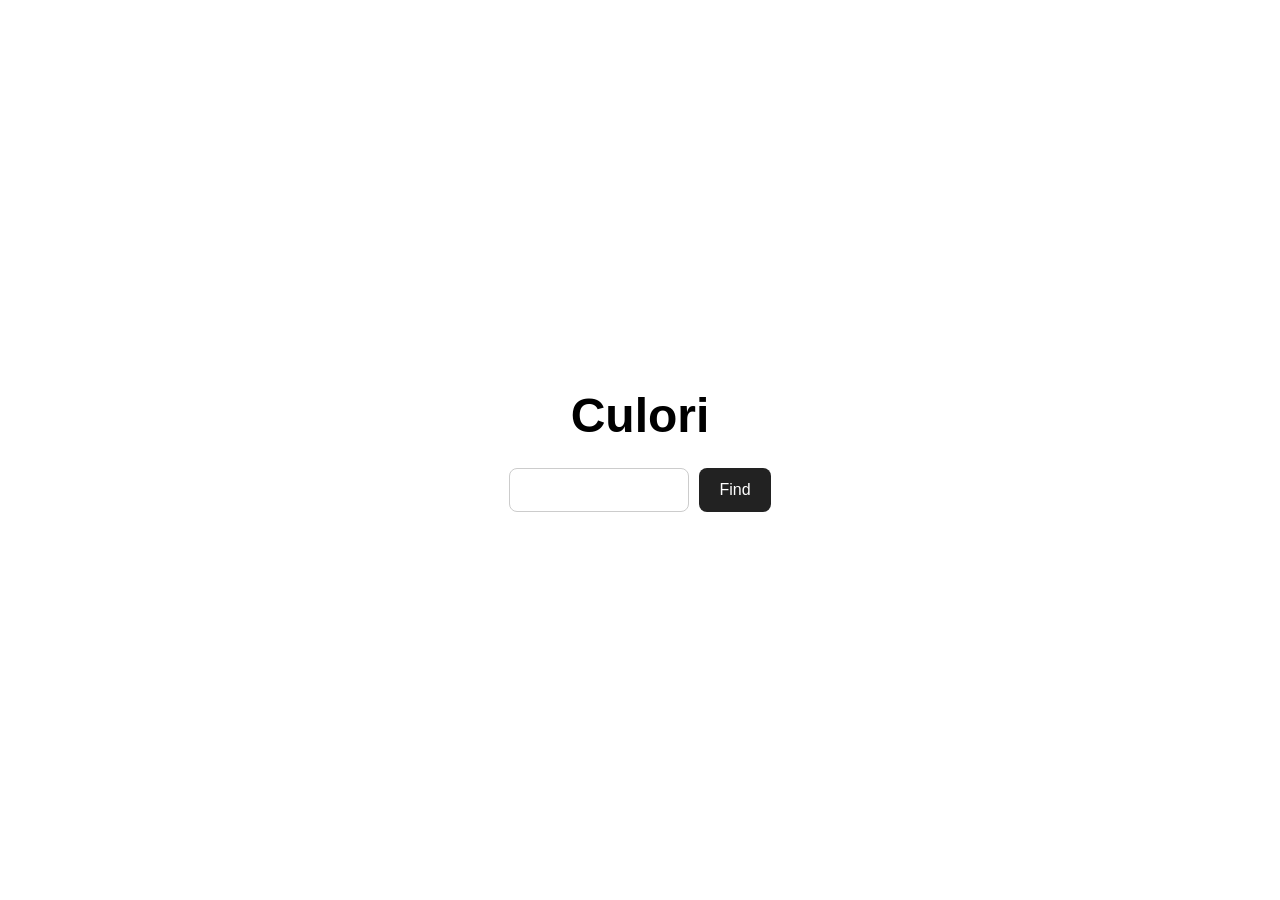
<file: lab1/index.html>
<!DOCTYPE html>
<html lang="ro">
<head>
    <meta charset="UTF-8">
    <meta name="viewport" content="width=device-width, initial-scale=1.0">
    <title>Culori</title>
    <link rel="stylesheet" href="style.css">
</head>
<body>

    <main class="container">
        <h1>Culori</h1>

        <div class="search-box">
            <input type="number" id="colorId">
            <button onclick="changeColor()">Find</button>
        </div>
    </main>

    <script src="script.js"></script>
</body>
</html>
</file>
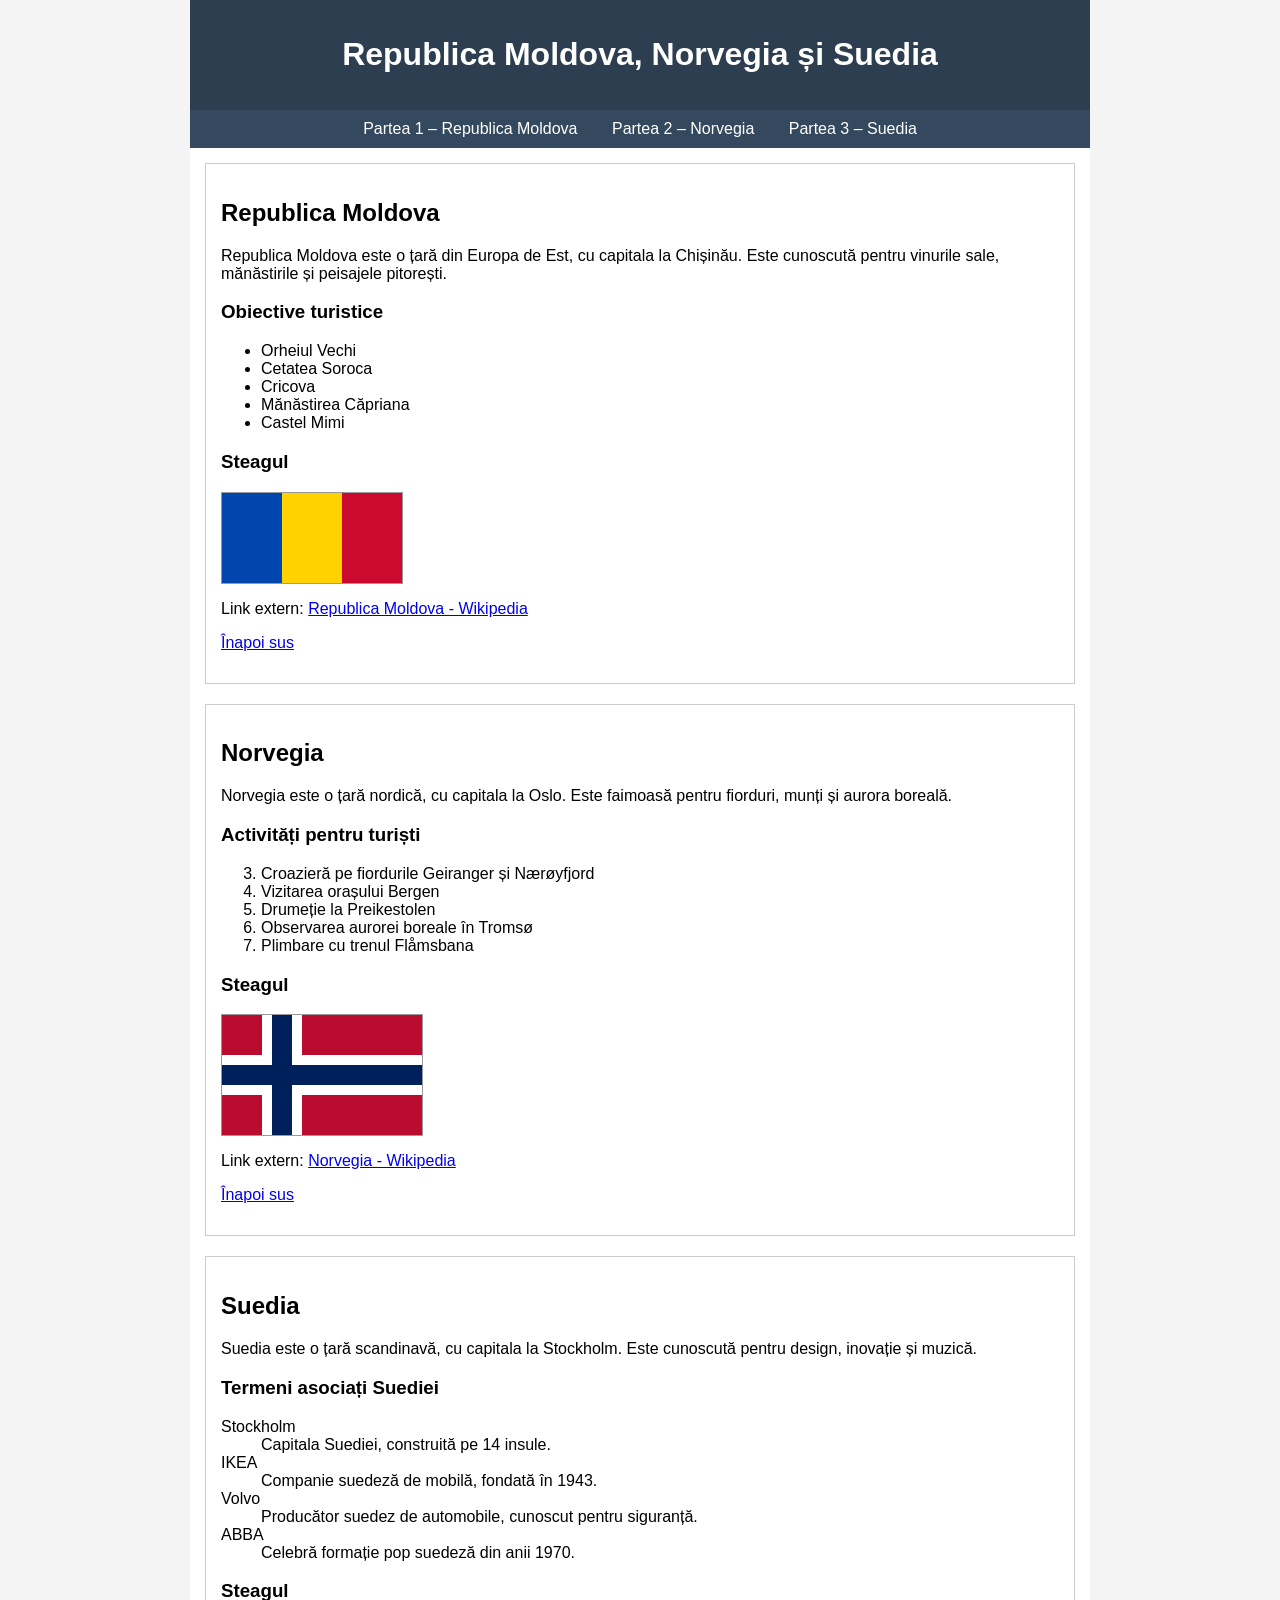
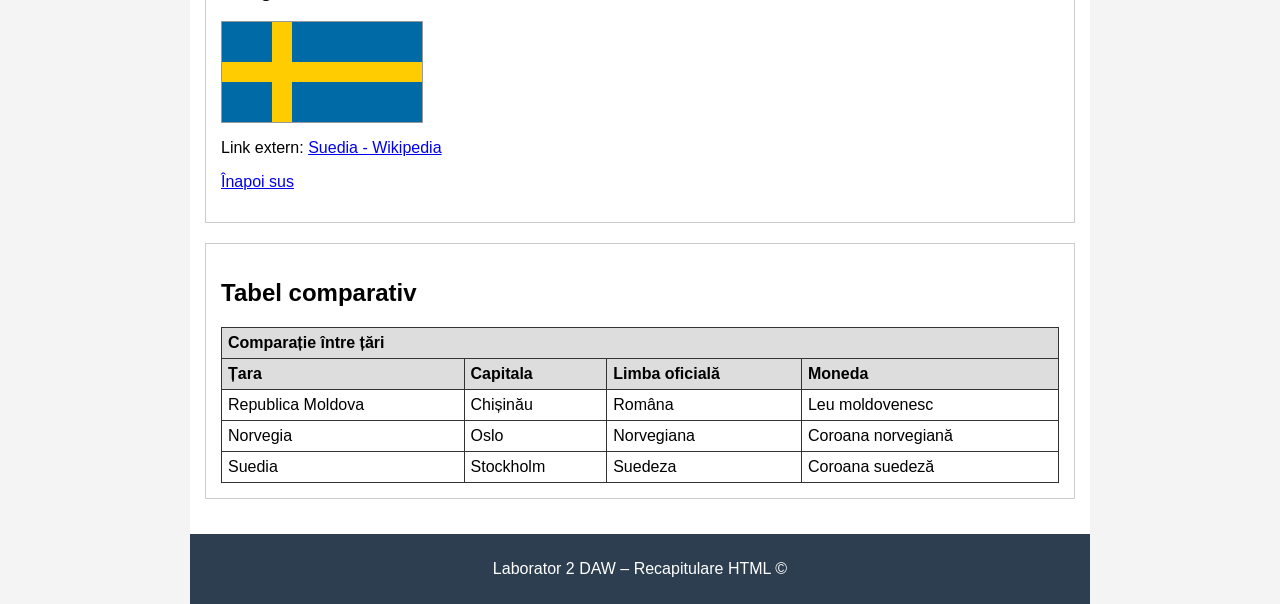
<file: lab2/index.html>
<!DOCTYPE html>
<html lang="ro">
<head>
    <meta charset="UTF-8">
    <title>Laborator 2 - Moldova, Norvegia, Suedia</title>
    <link rel="stylesheet" href="style.css">
</head>
<body>
    <div id="pagina">


        <header id="header">
            <h1>Republica Moldova, Norvegia și Suedia</h1>
        </header>


        <nav id="meniu">
            <a href="#parte1">Partea 1 – Republica Moldova</a>
            <a href="#parte2">Partea 2 – Norvegia</a>
            <a href="#parte3">Partea 3 – Suedia</a>
        </nav>


        <div id="continut">


            <div class="tara" id="parte1">
                <h2>Republica Moldova</h2>
                <p>
                    Republica Moldova este o țară din Europa de Est, cu capitala la Chișinău.
                    Este cunoscută pentru vinurile sale, mănăstirile și peisajele pitorești.
                </p>

                <h3>Obiective turistice</h3>
                <ul>
                    <li>Orheiul Vechi</li>
                    <li>Cetatea Soroca</li>
                    <li>Cricova</li>
                    <li>Mănăstirea Căpriana</li>
                    <li>Castel Mimi</li>
                </ul>

                <h3>Steagul</h3>
                <table class="steag">
                    <tr>
                        <td width="60" height="90" bgcolor="#0046ae"></td>
                        <td width="60" height="90" bgcolor="#ffd200"></td>
                        <td width="60" height="90" bgcolor="#cc092f"></td>
                    </tr>
                </table>

                <p>
                    Link extern:
                    <a href="https://ro.wikipedia.org/wiki/Republica_Moldova" target="_blank">Republica Moldova - Wikipedia</a>
                </p>
                <p><a href="#header">Înapoi sus</a></p>
            </div>

            <div class="tara" id="parte2">
                <h2>Norvegia</h2>
                <p>
                    Norvegia este o țară nordică, cu capitala la Oslo. Este faimoasă pentru fiorduri,
                    munți și aurora boreală.
                </p>

                <h3>Activități pentru turiști</h3>
                <ol start="3">
                    <li>Croazieră pe fiordurile Geiranger și Nærøyfjord</li>
                    <li>Vizitarea orașului Bergen</li>
                    <li>Drumeție la Preikestolen</li>
                    <li>Observarea aurorei boreale în Tromsø</li>
                    <li>Plimbare cu trenul Flåmsbana</li>
                </ol>

                <h3>Steagul</h3>
                <table class="steag">
                    <tr>
                        <td width="40" height="40" bgcolor="#ba0c2f"></td>
                        <td width="10" bgcolor="#ffffff"></td>
                        <td width="20" bgcolor="#00205b"></td>
                        <td width="10" bgcolor="#ffffff"></td>
                        <td width="120" bgcolor="#ba0c2f"></td>
                    </tr>
                    <tr>
                        <td colspan="2" height="10" bgcolor="#ffffff"></td>
                        <td bgcolor="#00205b"></td>
                        <td colspan="2" bgcolor="#ffffff"></td>
                    </tr>
                    <tr>
                        <td colspan="5" height="20" bgcolor="#00205b"></td>
                    </tr>
                    <tr>
                        <td colspan="2" height="10" bgcolor="#ffffff"></td>
                        <td bgcolor="#00205b"></td>
                        <td colspan="2" bgcolor="#ffffff"></td>
                    </tr>
                    <tr>
                        <td height="40" bgcolor="#ba0c2f"></td>
                        <td bgcolor="#ffffff"></td>
                        <td bgcolor="#00205b"></td>
                        <td bgcolor="#ffffff"></td>
                        <td bgcolor="#ba0c2f"></td>
                    </tr>
                </table>

                <p>
                    Link extern:
                    <a href="https://ro.wikipedia.org/wiki/Norvegia" target="_blank">Norvegia - Wikipedia</a>
                </p>
                <p><a href="#header">Înapoi sus</a></p>
            </div>

            <div class="tara" id="parte3">
                <h2>Suedia</h2>
                <p>
                    Suedia este o țară scandinavă, cu capitala la Stockholm. Este cunoscută pentru
                    design, inovație și muzică.
                </p>

                <h3>Termeni asociați Suediei</h3>
                <dl>
                    <dt>Stockholm</dt>
                    <dd>Capitala Suediei, construită pe 14 insule.</dd>
                    <dt>IKEA</dt>
                    <dd>Companie suedeză de mobilă, fondată în 1943.</dd>
                    <dt>Volvo</dt>
                    <dd>Producător suedez de automobile, cunoscut pentru siguranță.</dd>
                    <dt>ABBA</dt>
                    <dd>Celebră formație pop suedeză din anii 1970.</dd>
                </dl>

                <h3>Steagul</h3>
                <table class="steag">
                    <tr>
                        <td width="50" height="40" bgcolor="#006aa7"></td>
                        <td width="20" bgcolor="#fecc00"></td>
                        <td width="130" bgcolor="#006aa7"></td>
                    </tr>
                    <tr>
                        <td colspan="3" height="20" bgcolor="#fecc00"></td>
                    </tr>
                    <tr>
                        <td height="40" bgcolor="#006aa7"></td>
                        <td bgcolor="#fecc00"></td>
                        <td bgcolor="#006aa7"></td>
                    </tr>
                </table>

                <p>
                    Link extern:
                    <a href="https://ro.wikipedia.org/wiki/Suedia" target="_blank">Suedia - Wikipedia</a>
                </p>
                <p><a href="#header">Înapoi sus</a></p>
            </div>

            <div class="tara">
                <h2>Tabel comparativ</h2>
                <table class="comparativ">
                    <tr>
                        <th colspan="4">Comparație între țări</th>
                    </tr>
                    <tr>
                        <th>Țara</th>
                        <th>Capitala</th>
                        <th>Limba oficială</th>
                        <th>Moneda</th>
                    </tr>
                    <tr>
                        <td>Republica Moldova</td>
                        <td>Chișinău</td>
                        <td>Româna</td>
                        <td>Leu moldovenesc</td>
                    </tr>
                    <tr>
                        <td>Norvegia</td>
                        <td>Oslo</td>
                        <td>Norvegiana</td>
                        <td>Coroana norvegiană</td>
                    </tr>
                    <tr>
                        <td>Suedia</td>
                        <td>Stockholm</td>
                        <td>Suedeza</td>
                        <td>Coroana suedeză</td>
                    </tr>
                </table>
            </div>

        </div>

        <footer id="footer">
            <p>Laborator 2 DAW – Recapitulare HTML ©</p>
        </footer>

    </div>
</body>
</html>
</file>
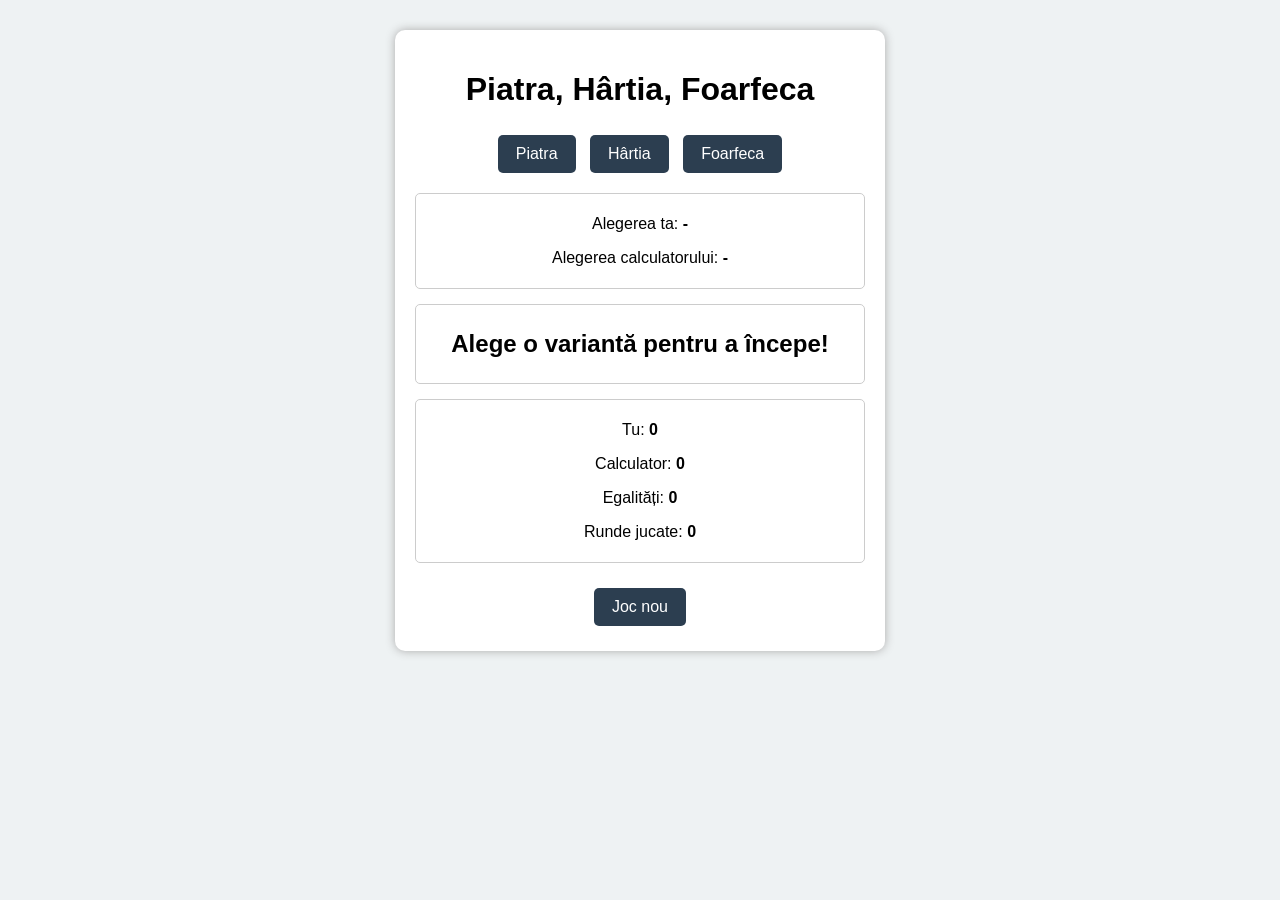
<file: lab3/index.html>
<!DOCTYPE html>
<html lang="ro">
<head>
    <meta charset="UTF-8">
    <title>Piatra, Hârtia, Foarfeca</title>
    <link rel="stylesheet" href="style.css">
</head>
<body>
    <div id="joc">
        <h1>Piatra, Hârtia, Foarfeca</h1>


        <div id="butoane">
            <button id="btnPiatra">Piatra</button>
            <button id="btnHartia">Hârtia</button>
            <button id="btnFoarfeca">Foarfeca</button>
        </div>


        <div class="zona">
            <p>Alegerea ta: <b id="alegereUtilizator">-</b></p>
            <p>Alegerea calculatorului: <b id="alegereCalculator">-</b></p>
        </div>

        <div class="zona">
            <h2 id="rezultat">Alege o variantă pentru a începe!</h2>
        </div>

        <div class="zona">
            <p>Tu: <b id="scorUtilizator">0</b></p>
            <p>Calculator: <b id="scorCalculator">0</b></p>
            <p>Egalități: <b id="scorEgalitati">0</b></p>
            <p>Runde jucate: <b id="totalRunde">0</b></p>
            <p id="mesajConducere"></p>
        </div>

        <h2 id="castigatorFinal"></h2>

        <button id="btnJocNou">Joc nou</button>
    </div>

    <script src="script.js"></script>
</body>
</html>
</file>
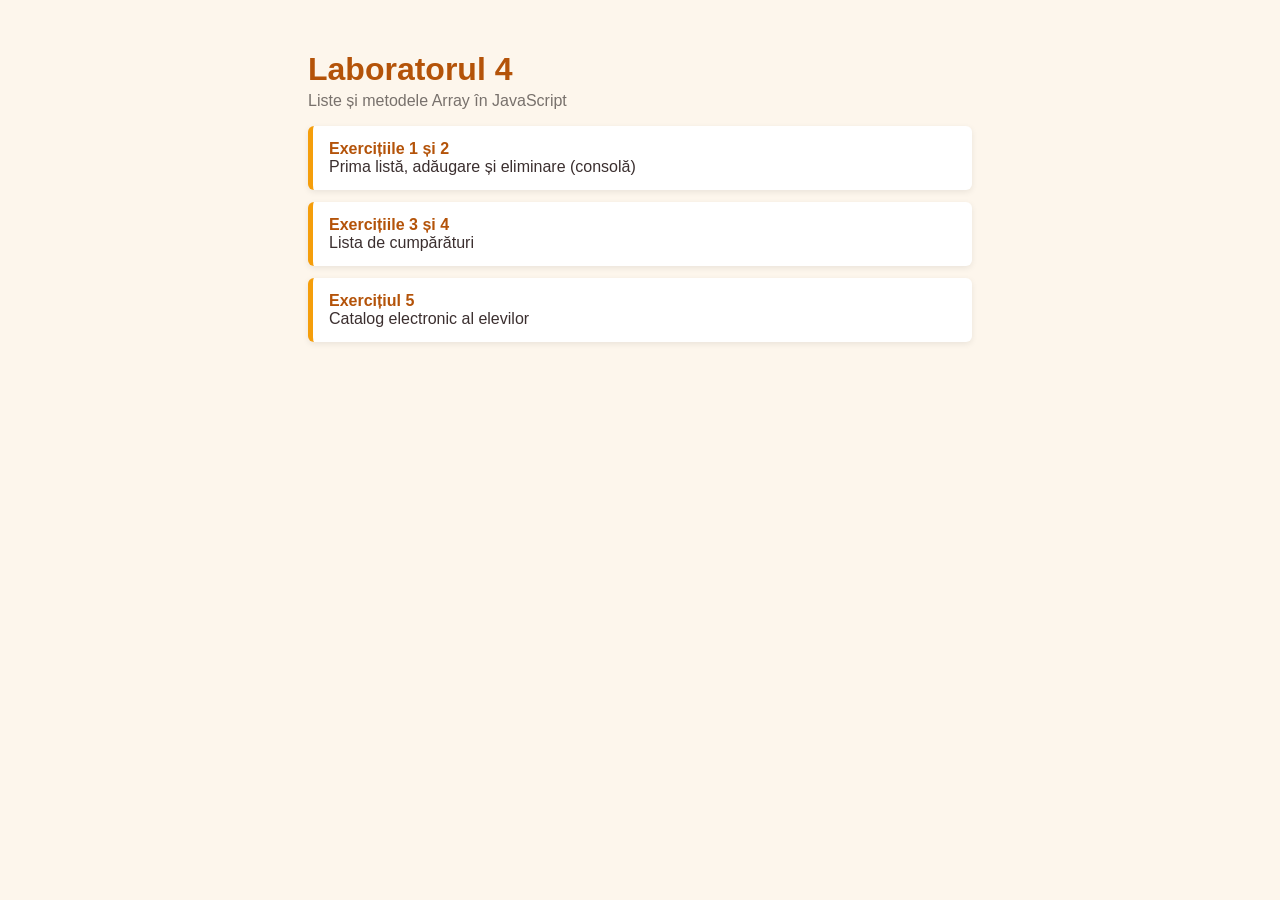
<file: lab4/index.html>
<!DOCTYPE html>
<html lang="ro">
<head>
  <meta charset="UTF-8">
  <meta name="viewport" content="width=device-width, initial-scale=1.0">
  <title>Laborator 4</title>
  <link rel="stylesheet" href="style.css">
</head>
<body>
  <div class="pagina">
    <h1>Laboratorul 4</h1>
    <p class="descriere">Liste și metodele Array în JavaScript</p>

    <ul class="meniu">
      <li><a href="lab_1_2.html"><b>Exercițiile 1 și 2</b><br>Prima listă, adăugare și eliminare (consolă)</a></li>
      <li><a href="lab_3_4.html"><b>Exercițiile 3 și 4</b><br>Lista de cumpărături</a></li>
      <li><a href="lab_5.html"><b>Exercițiul 5</b><br>Catalog electronic al elevilor</a></li>
    </ul>
  </div>
</body>
</html>
</file>
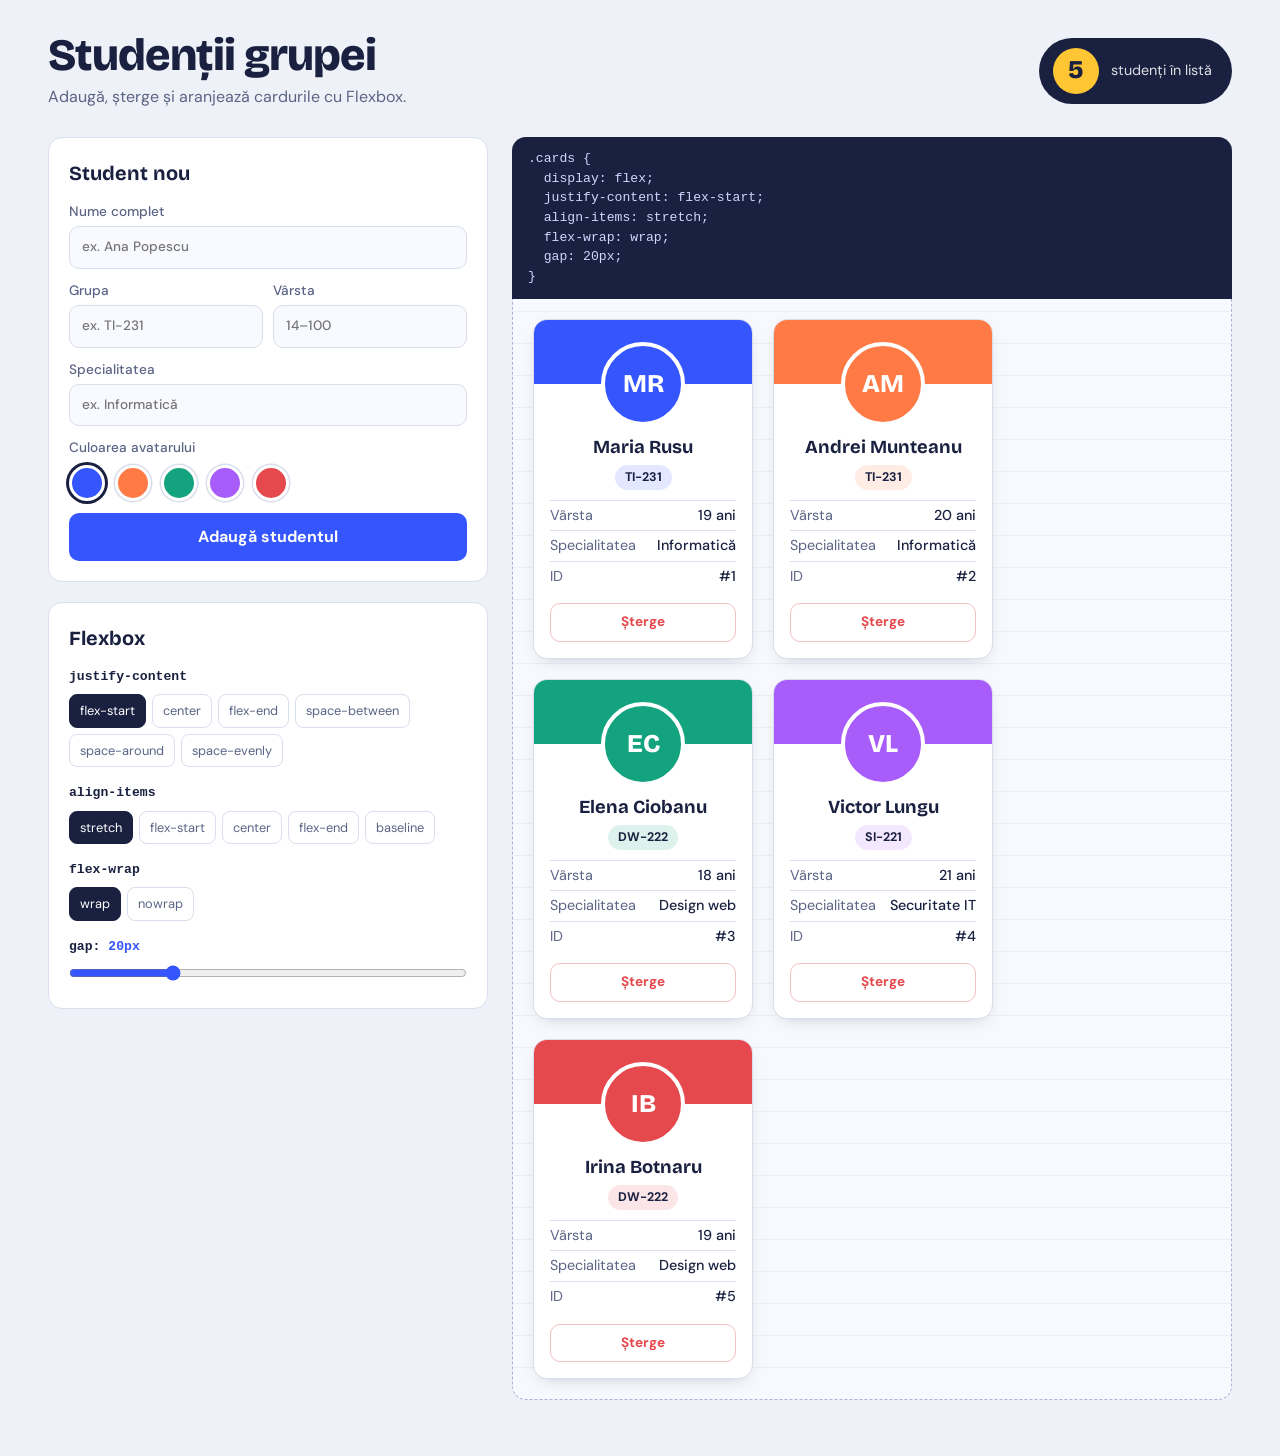
<file: lab5/index.html>
<!DOCTYPE html>
<html lang="ro">
<head>
  <meta charset="UTF-8">
  <meta name="viewport" content="width=device-width, initial-scale=1">
  <title>Lista de studenți · Flexbox</title>
  <link rel="preconnect" href="https://fonts.googleapis.com">
  <link rel="preconnect" href="https://fonts.gstatic.com" crossorigin>
  <link href="https://fonts.googleapis.com/css2?family=Bricolage+Grotesque:wght@600;800&family=DM+Sans:wght@400;500;700&display=swap" rel="stylesheet">
  <link rel="stylesheet" href="style.css">
</head>
<body>

  <header class="top">
    <div>
      <h1>Studenții grupei</h1>
      <p class="sub">Adaugă, șterge și aranjează cardurile cu Flexbox.</p>
    </div>
    <div class="counter" aria-live="polite">
      <span id="count">0</span>
      <small>studenți în listă</small>
    </div>
  </header>

  <main class="layout">

    <aside class="side">
      <section class="panel">
        <h2>Student nou</h2>
        <form id="studentForm" novalidate>
          <label>Nume complet
            <input type="text" id="name" placeholder="ex. Ana Popescu">
          </label>
          <div class="row">
            <label>Grupa
              <input type="text" id="group" placeholder="ex. TI-231">
            </label>
            <label>Vârsta
              <input type="number" id="age" placeholder="14–100">
            </label>
          </div>
          <label>Specialitatea
            <input type="text" id="specialty" placeholder="ex. Informatică">
          </label>
          <fieldset class="colors">
            <legend>Culoarea avatarului</legend>
            <label class="swatch" style="--c:#3555ff"><input type="radio" name="color" value="#3555ff" checked><span></span></label>
            <label class="swatch" style="--c:#ff7a45"><input type="radio" name="color" value="#ff7a45"><span></span></label>
            <label class="swatch" style="--c:#14a37f"><input type="radio" name="color" value="#14a37f"><span></span></label>
            <label class="swatch" style="--c:#a85cf9"><input type="radio" name="color" value="#a85cf9"><span></span></label>
            <label class="swatch" style="--c:#e5484d"><input type="radio" name="color" value="#e5484d"><span></span></label>
          </fieldset>
          <p id="formError" class="error" role="alert" hidden></p>
          <button type="submit" class="btn-main">Adaugă studentul</button>
        </form>
      </section>
      <section class="panel">
        <h2>Flexbox</h2>

        <div class="ctrl">
          <span class="ctrl-name">justify-content</span>
          <div class="chips" id="justifyBtns">
            <button data-value="flex-start">flex-start</button>
            <button data-value="center">center</button>
            <button data-value="flex-end">flex-end</button>
            <button data-value="space-between">space-between</button>
            <button data-value="space-around">space-around</button>
            <button data-value="space-evenly">space-evenly</button>
          </div>
        </div>

        <div class="ctrl">
          <span class="ctrl-name">align-items</span>
          <div class="chips" id="alignBtns">
            <button data-value="stretch">stretch</button>
            <button data-value="flex-start">flex-start</button>
            <button data-value="center">center</button>
            <button data-value="flex-end">flex-end</button>
            <button data-value="baseline">baseline</button>
          </div>
        </div>

        <div class="ctrl">
          <span class="ctrl-name">flex-wrap</span>
          <div class="chips" id="wrapBtns">
            <button data-value="wrap">wrap</button>
            <button data-value="nowrap">nowrap</button>
          </div>
        </div>

        <div class="ctrl">
          <label class="ctrl-name" for="gap">gap: <output id="gapOut">20px</output></label>
          <input type="range" id="gap" min="0" max="80" value="20">
        </div>
      </section>
    </aside>

    <section class="stage">
      <pre class="css-view" id="cssView"></pre>
      <div id="cards" class="cards"></div>
    </section>

  </main>

  <script src="script.js"></script>
</body>
</html>
</file>
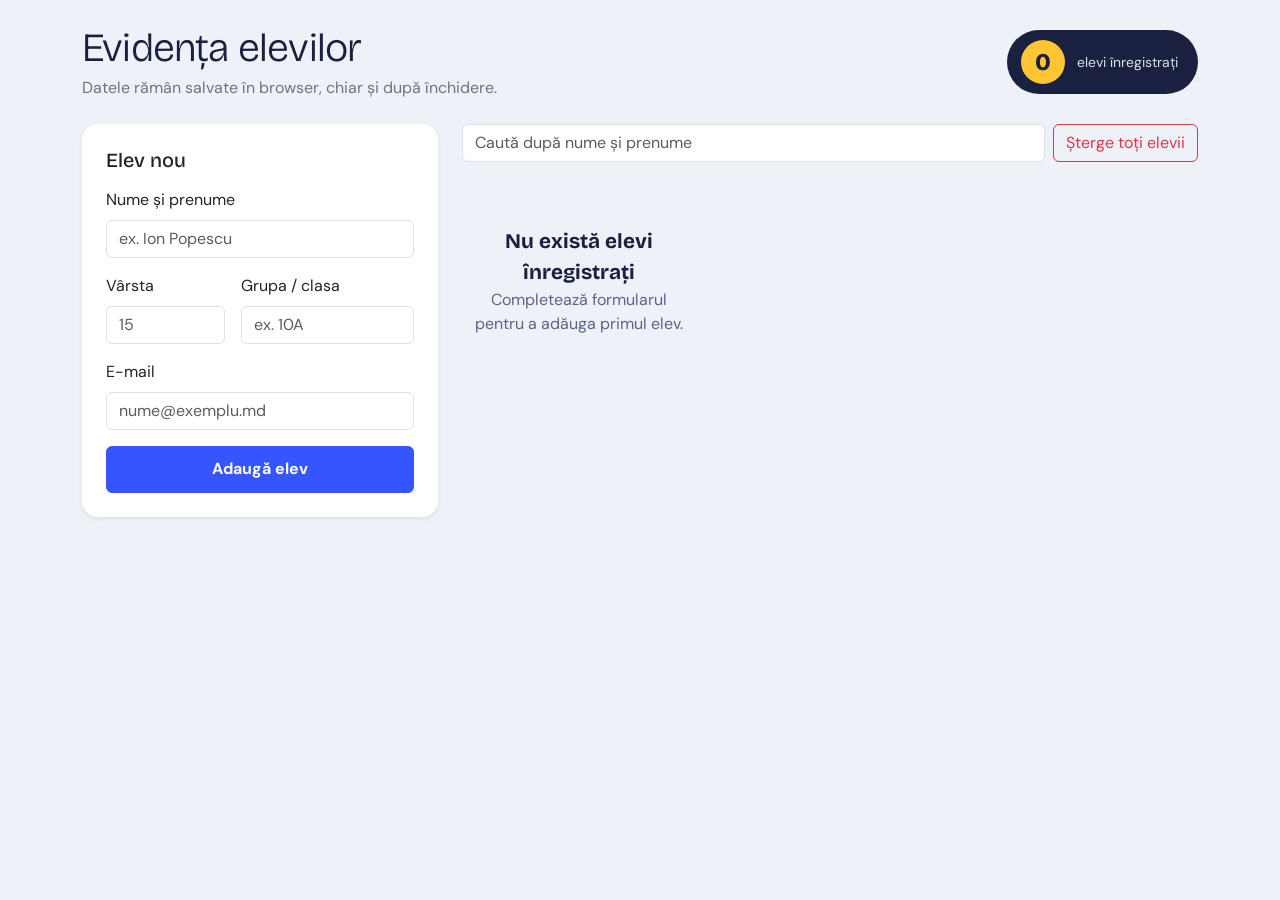
<file: lab6/index.html>
<!DOCTYPE html>
<html lang="ro">
<head>
  <meta charset="UTF-8">
  <meta name="viewport" content="width=device-width, initial-scale=1">
  <title>Evidența elevilor</title>
  <link rel="preconnect" href="https://fonts.googleapis.com">
  <link rel="preconnect" href="https://fonts.gstatic.com" crossorigin>
  <link href="https://fonts.googleapis.com/css2?family=Bricolage+Grotesque:wght@600;800&family=DM+Sans:wght@400;500;700&display=swap" rel="stylesheet">
  <link href="https://cdn.jsdelivr.net/npm/bootstrap@5.3.3/dist/css/bootstrap.min.css" rel="stylesheet">
  <link href="style.css" rel="stylesheet">
</head>
<body>

  <header class="container py-4 d-flex flex-wrap justify-content-between align-items-center gap-3">
    <div>
      <h1 class="display-6 mb-1">Evidența elevilor</h1>
      <p class="text-secondary mb-0">Datele rămân salvate în browser, chiar și după închidere.</p>
    </div>
    <div class="counter">
      <span id="count">0</span>
      <small>elevi înregistrați</small>
    </div>
  </header>

  <main class="container pb-5">
    <div class="row g-4">

      <div class="col-lg-4">
        <div class="card form-card shadow-sm">
          <div class="card-body p-4">
            <h2 class="h5 mb-3">Elev nou</h2>

            <form id="studentForm" novalidate>
              <div class="mb-3">
                <label for="name" class="form-label">Nume și prenume</label>
                <input type="text" class="form-control" id="name" placeholder="ex. Ion Popescu">
              </div>
              <div class="row g-3 mb-3">
                <div class="col-5">
                  <label for="age" class="form-label">Vârsta</label>
                  <input type="number" class="form-control" id="age" placeholder="15">
                </div>
                <div class="col-7">
                  <label for="group" class="form-label">Grupa / clasa</label>
                  <input type="text" class="form-control" id="group" placeholder="ex. 10A">
                </div>
              </div>
              <div class="mb-3">
                <label for="email" class="form-label">E-mail</label>
                <input type="email" class="form-control" id="email" placeholder="nume@exemplu.md">
              </div>

              <div id="formError" class="alert alert-danger py-2 d-none" role="alert"></div>

              <button type="submit" class="btn btn-primary w-100 fw-bold">Adaugă elev</button>
            </form>
          </div>
        </div>
      </div>

      <div class="col-lg-8">
        <div class="d-flex flex-wrap gap-2 mb-3">
          <input type="search" id="search" class="form-control search" placeholder="Caută după nume și prenume">
          <button type="button" id="clearAll" class="btn btn-outline-danger">Șterge toți elevii</button>
        </div>

        <div id="cards" class="row row-cols-1 row-cols-md-2 row-cols-xl-3 g-3"></div>
      </div>

    </div>
  </main>

  <script src="script.js"></script>
</body>
</html>
</file>
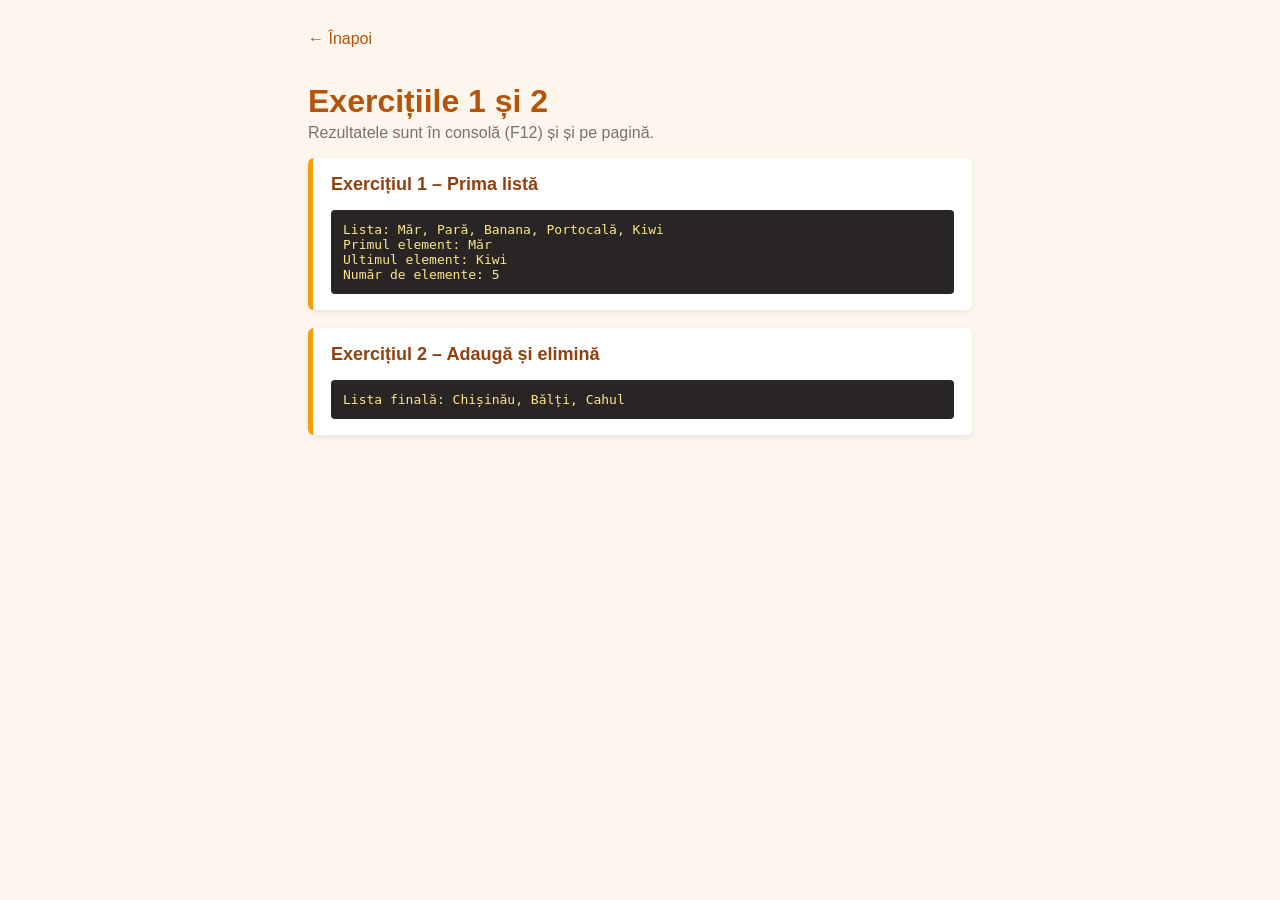
<file: lab4/lab_1_2.html>
<!DOCTYPE html>
<html lang="ro">
<head>
  <meta charset="UTF-8">
  <meta name="viewport" content="width=device-width, initial-scale=1.0">
  <title>Exercițiile 1 și 2</title>
  <link rel="stylesheet" href="style.css">
</head>
<body>
  <div class="pagina">
    <a class="inapoi" href="index.html">&larr; Înapoi</a>
    <h1>Exercițiile 1 și 2</h1>
    <p class="descriere">Rezultatele sunt în consolă (F12) și și pe pagină.</p>

    <div class="bloc">
      <h2>Exercițiul 1 – Prima listă</h2>
      <pre class="consola" id="rez1"></pre>
    </div>

    <div class="bloc">
      <h2>Exercițiul 2 – Adaugă și elimină</h2>
      <pre class="consola" id="rez2"></pre>
    </div>
  </div>
  <script src="lab_1_2.js"></script>
</body>
</html>
</file>
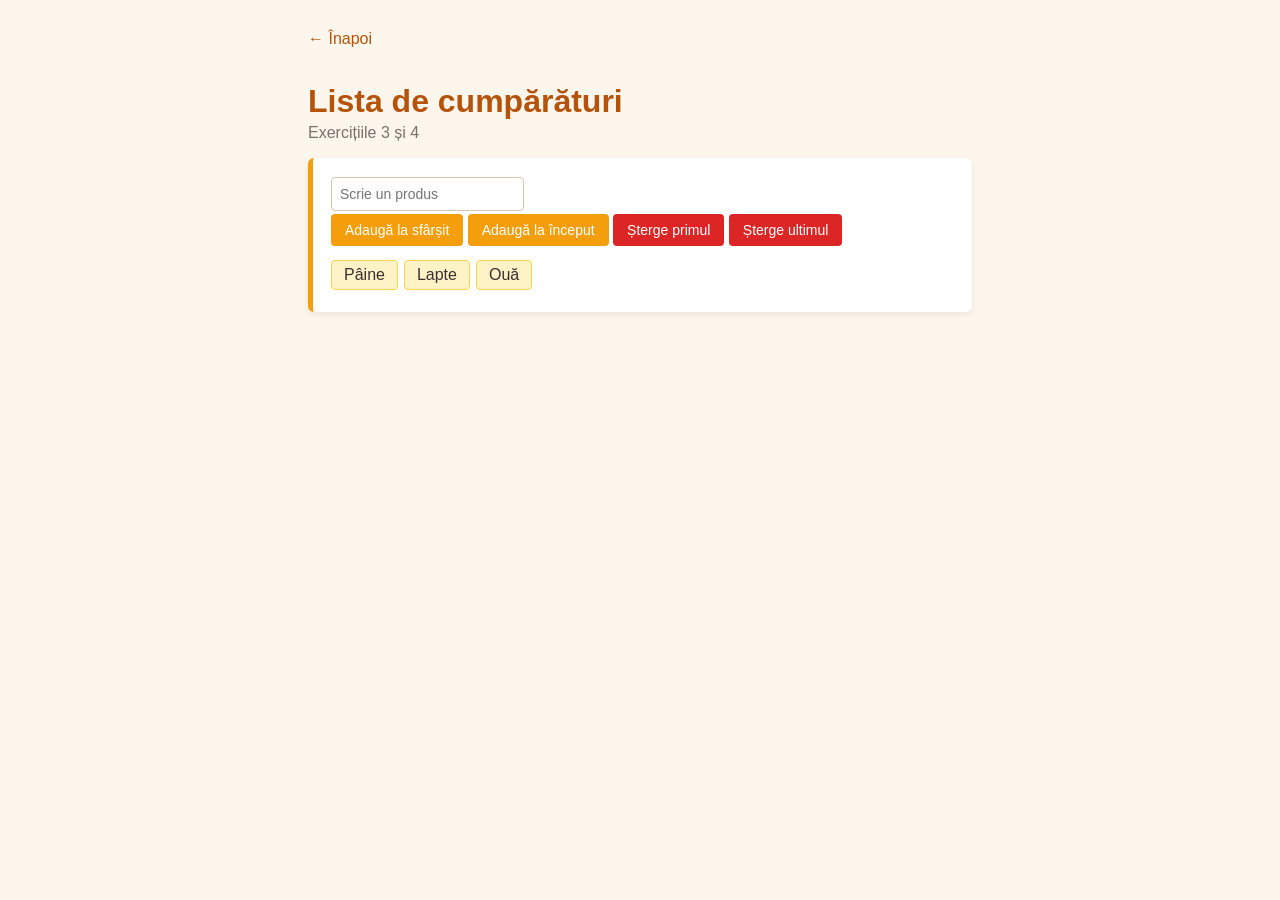
<file: lab4/lab_3_4.html>
<!DOCTYPE html>
<html lang="ro">
<head>
  <meta charset="UTF-8">
  <meta name="viewport" content="width=device-width, initial-scale=1.0">
  <title>Exercițiile 3 și 4</title>
  <link rel="stylesheet" href="style.css">
</head>
<body>
  <div class="pagina">
    <a class="inapoi" href="index.html">&larr; Înapoi</a>
    <h1>Lista de cumpărături</h1>
    <p class="descriere">Exercițiile 3 și 4</p>

    <div class="bloc">
      <input type="text" id="produs" placeholder="Scrie un produs">
      <br>
      <button id="btnSfarsit">Adaugă la sfârșit</button>
      <button id="btnInceput">Adaugă la început</button>
      <button id="btnPrimul" class="rosu">Șterge primul</button>
      <button id="btnUltimul" class="rosu">Șterge ultimul</button>

      <ul class="produse" id="zonaLista"></ul>
    </div>
  </div>
  <script src="lab_3_4.js"></script>
</body>
</html>
</file>
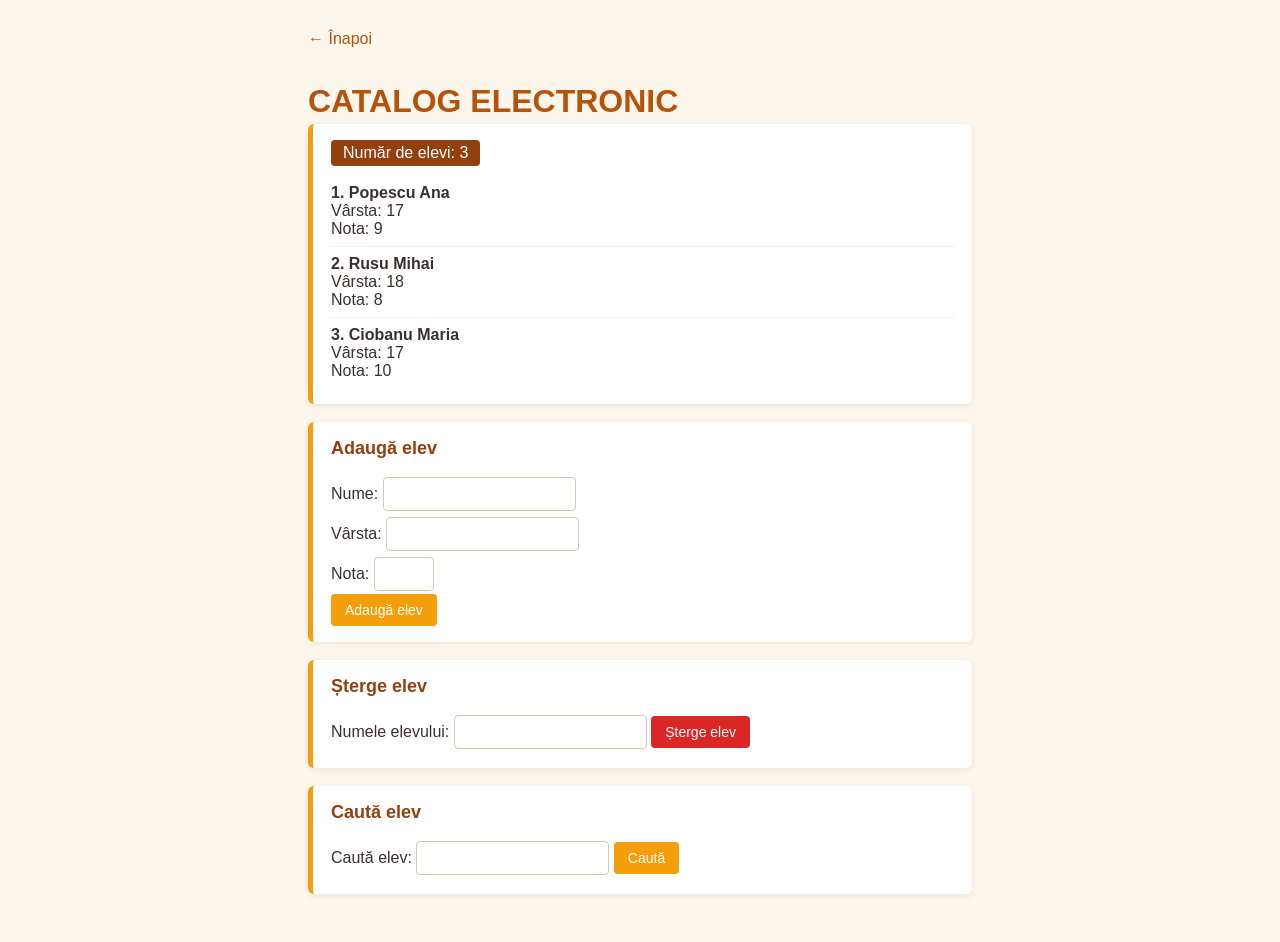
<file: lab4/lab_5.html>
<!DOCTYPE html>
<html lang="ro">
<head>
  <meta charset="UTF-8">
  <meta name="viewport" content="width=device-width, initial-scale=1.0">
  <title>Exercițiul 5</title>
  <link rel="stylesheet" href="style.css">
</head>
<body>
  <div class="pagina">
    <a class="inapoi" href="index.html">&larr; Înapoi</a>
    <h1>CATALOG ELECTRONIC</h1>

    <div class="bloc">
      <div class="contor" id="contor"></div>
      <div id="catalog"></div>
    </div>

    <div class="bloc">
      <h2>Adaugă elev</h2>
      Nume: <input type="text" id="nume"><br>
      Vârsta: <input type="number" id="varsta"><br>
      Nota: <input type="number" id="nota" min="1" max="10"><br>
      <button onclick="adaugaElev()">Adaugă elev</button>
    </div>

    <div class="bloc">
      <h2>Șterge elev</h2>
      Numele elevului: <input type="text" id="numeSters">
      <button class="rosu" onclick="stergeElev()">Șterge elev</button>
    </div>

    <div class="bloc">
      <h2>Caută elev</h2>
      Caută elev: <input type="text" id="numeCautat">
      <button onclick="cautaElev()">Caută</button>
      <div class="rezultat" id="rezultat"></div>
    </div>
  </div>
  <script src="lab_5.js"></script>
</body>
</html>
</file>
<file: lab1/style.css>
* {
    margin: 0;
    padding: 0;
    box-sizing: border-box;
}

body {
    min-height: 100vh;
    display: flex;
    justify-content: center;
    align-items: center;
    font-family: Arial, sans-serif;
    background-color: white;
    transition: background-color 0.3s ease;
}

.container {
    text-align: center;
}

h1 {
    font-size: 48px;
    margin-bottom: 25px;
}

.search-box {
    display: flex;
    justify-content: center;
    gap: 10px;
}

input {
    width: 180px;
    padding: 12px 15px;
    border: 1px solid #ccc;
    border-radius: 8px;
    font-size: 16px;
    outline: none;
}

button {
    padding: 12px 20px;
    border: none;
    border-radius: 8px;
    background-color: #222;
    color: white;
    font-size: 16px;
    cursor: pointer;
}

button:hover {
    background-color: #444;
}
</file>
<file: lab2/style.css>
body {
    font-family: Arial, sans-serif;
    margin: 0;
    background: #f4f4f4;
}

#pagina {
    max-width: 900px;
    margin: 0 auto;
    background: #fff;
}

#header {
    background: #2c3e50;
    color: #fff;
    padding: 15px;
    text-align: center;
}

#meniu {
    background: #34495e;
    padding: 10px;
    text-align: center;
}

#meniu a {
    color: #fff;
    margin: 0 15px;
    text-decoration: none;
}

#continut {
    padding: 15px;
}

.tara {
    border: 1px solid #ccc;
    padding: 15px;
    margin-bottom: 20px;
}

.steag {
    border-collapse: collapse;
    border: 1px solid #999;
}

.steag td {
    padding: 0;
}

.comparativ {
    border-collapse: collapse;
    width: 100%;
}

.comparativ th,
.comparativ td {
    border: 1px solid #333;
    padding: 6px;
    text-align: left;
}

.comparativ th {
    background: #ddd;
}

#footer {
    background: #2c3e50;
    color: #fff;
    padding: 10px;
    text-align: center;
}
</file>
<file: lab3/style.css>
body {
    font-family: Arial, sans-serif;
    background: #eef2f3;
    text-align: center;
}

#joc {
    max-width: 450px;
    margin: 30px auto;
    background: #fff;
    padding: 20px;
    border-radius: 10px;
    box-shadow: 0 0 10px #aaa;
}

button {
    padding: 10px 18px;
    margin: 5px;
    font-size: 16px;
    cursor: pointer;
    border: none;
    border-radius: 5px;
    background: #2c3e50;
    color: #fff;
}

button:hover {
    background: #34495e;
}

button:disabled {
    background: #aaa;
    cursor: not-allowed;
}

.zona {
    border: 1px solid #ccc;
    border-radius: 5px;
    padding: 5px 10px;
    margin: 15px 0;
}

#castigatorFinal {
    color: green;
}
</file>
<file: lab4/style.css>
* { box-sizing: border-box; }

body {
  margin: 0;
  font-family: Verdana, Arial, sans-serif;
  background: #fdf6ec;
  color: #3b2f2f;
}

.pagina {
  max-width: 700px;
  margin: 0 auto;
  padding: 30px 18px;
}

h1 { color: #b45309; margin-bottom: 4px; }
h2 { color: #92400e; font-size: 18px; margin-top: 0; }
.descriere { color: #78716c; margin-top: 0; }

a.inapoi {
  display: inline-block;
  margin-bottom: 14px;
  color: #b45309;
  text-decoration: none;
}
a.inapoi:hover { text-decoration: underline; }

.bloc {
  background: #fff;
  border-left: 5px solid #f59e0b;
  border-radius: 6px;
  padding: 16px 18px;
  margin-bottom: 18px;
  box-shadow: 0 2px 6px rgba(0, 0, 0, 0.08);
}

input {
  padding: 8px;
  border: 1px solid #d6c7b0;
  border-radius: 4px;
  font-size: 14px;
  margin: 3px 0;
}

button {
  padding: 8px 14px;
  background: #f59e0b;
  color: #fff;
  border: none;
  border-radius: 4px;
  font-size: 14px;
  cursor: pointer;
}
button:hover { background: #d97706; }
button.rosu { background: #dc2626; }
button.rosu:hover { background: #b91c1c; }

.consola {
  background: #292524;
  color: #fde68a;
  padding: 12px;
  border-radius: 4px;
  font-family: monospace;
  white-space: pre-wrap;
  margin: 0;
}

/* lista de produse */
.produse { padding: 0; margin: 14px 0 0; list-style: none; }
.produse li {
  display: inline-block;
  background: #fef3c7;
  border: 1px solid #fcd34d;
  padding: 5px 12px;
  border-radius: 4px;
  margin: 0 6px 6px 0;
}
.eroare { color: #dc2626; font-weight: bold; }

/* catalog */
.contor {
  background: #92400e;
  color: #fff;
  display: inline-block;
  padding: 4px 12px;
  border-radius: 4px;
  margin-bottom: 10px;
}
.elev { padding: 8px 0; border-bottom: 1px solid #eee; }
.elev:last-child { border-bottom: none; }
.elev .nume { font-weight: bold; }
.rezultat { margin-top: 12px; padding: 10px; border-radius: 4px; }
.rezultat:empty { display: none; }
.rezultat.ok { background: #ecfccb; }
.rezultat.nu { background: #fee2e2; color: #b91c1c; }

/* meniu pagina principala */
.meniu { list-style: none; padding: 0; }
.meniu a {
  display: block;
  background: #fff;
  border-left: 5px solid #f59e0b;
  border-radius: 6px;
  padding: 14px 16px;
  margin-bottom: 12px;
  color: #3b2f2f;
  text-decoration: none;
  box-shadow: 0 2px 6px rgba(0, 0, 0, 0.08);
}
.meniu a:hover { background: #fffbeb; }
.meniu b { color: #b45309; }
</file>
<file: lab5/style.css>
:root{
  --ink:#1a2140;
  --ink-soft:#5b6485;
  --paper:#eef1f7;
  --card:#ffffff;
  --line:#d9deec;
  --accent:#3555ff;
  --accent-dark:#2339c7;
  --sun:#ffc533;
  --danger:#e5484d;
  --radius:14px;
  --font-head:'Bricolage Grotesque','Segoe UI',system-ui,sans-serif;
  --font-body:'DM Sans','Segoe UI',system-ui,sans-serif;
}

*{box-sizing:border-box;margin:0;padding:0}

body{
  font-family:var(--font-body);
  color:var(--ink);
  background:var(--paper);
  line-height:1.5;
  min-height:100vh;
}

.top{
  display:flex;
  justify-content:space-between;
  align-items:center;
  gap:20px;
  flex-wrap:wrap;
  padding:32px clamp(16px,4vw,48px) 8px;
  max-width:1500px;
  margin:0 auto;
}
h1{
  font-family:var(--font-head);
  font-weight:800;
  font-size:clamp(1.9rem,4vw,2.8rem);
  letter-spacing:-.02em;
  line-height:1.05;
}
.sub{color:var(--ink-soft);margin-top:6px}

.counter{
  display:flex;
  align-items:center;
  gap:12px;
  background:var(--ink);
  color:#fff;
  padding:10px 20px 10px 14px;
  border-radius:999px;
}
.counter span{
  font-family:var(--font-head);
  font-weight:800;
  font-size:1.6rem;
  background:var(--sun);
  color:var(--ink);
  min-width:46px;
  height:46px;
  display:grid;
  place-items:center;
  border-radius:50%;
}
.counter small{font-size:.9rem;opacity:.85}

.layout{
  display:flex;
  align-items:flex-start;
  gap:24px;
  padding:20px clamp(16px,4vw,48px) 56px;
  max-width:1500px;
  margin:0 auto;
}
.side{
  flex:0 0 320px;
  display:flex;
  flex-direction:column;
  gap:20px;
  position:sticky;
  top:16px;
}
.stage{flex:1;min-width:0}

.panel{
  background:var(--card);
  border:1px solid var(--line);
  border-radius:var(--radius);
  padding:20px;
}
.panel h2{
  font-family:var(--font-head);
  font-size:1.25rem;
  margin-bottom:14px;
}

form{display:flex;flex-direction:column;gap:12px}
label{display:flex;flex-direction:column;gap:4px;font-size:.85rem;font-weight:500;color:var(--ink-soft)}
.row{display:flex;gap:10px}
.row label{flex:1;min-width:0}

input[type=text],input[type=number],input[type=url]{
  font:inherit;
  color:var(--ink);
  padding:10px 12px;
  border:1.5px solid var(--line);
  border-radius:10px;
  background:#f9faff;
  transition:border-color .15s, box-shadow .15s;
}
input:focus-visible{
  outline:none;
  border-color:var(--accent);
  box-shadow:0 0 0 3px rgba(53,85,255,.18);
}
input.invalid{border-color:var(--danger);background:#fff6f6}

.error{
  color:var(--danger);
  font-size:.88rem;
  font-weight:500;
}

.btn-main{
  font:inherit;
  font-weight:700;
  padding:12px;
  border:0;
  border-radius:10px;
  background:var(--accent);
  color:#fff;
  cursor:pointer;
  transition:background .15s, transform .1s;
}
.btn-main:hover{background:var(--accent-dark)}
.btn-main:active{transform:scale(.98)}
.btn-main:focus-visible,.chips button:focus-visible,.btn-del:focus-visible,input[type=range]:focus-visible{
  outline:3px solid var(--sun);
  outline-offset:2px;
}

.ctrl{margin-bottom:16px}
.ctrl:last-child{margin-bottom:0}
.ctrl-name{
  display:block;
  font-family:ui-monospace,Consolas,monospace;
  font-size:.82rem;
  font-weight:700;
  color:var(--ink);
  margin-bottom:8px;
}
.chips{display:flex;flex-wrap:wrap;gap:6px}
.chips button{
  font:inherit;
  font-size:.8rem;
  padding:6px 10px;
  border:1.5px solid var(--line);
  background:#fff;
  color:var(--ink-soft);
  border-radius:8px;
  cursor:pointer;
  transition:all .15s;
}
.chips button:hover{border-color:var(--accent);color:var(--accent)}
.chips button.active{
  background:var(--ink);
  border-color:var(--ink);
  color:#fff;
}
input[type=range]{width:100%;accent-color:var(--accent)}
output{color:var(--accent)}

.css-view{
  font-family:ui-monospace,Consolas,monospace;
  font-size:.82rem;
  background:var(--ink);
  color:#cfd6ff;
  padding:12px 16px;
  border-radius:var(--radius) var(--radius) 0 0;
  white-space:pre-wrap;
}

.cards{
  display:flex;
  flex-direction:row;
  flex-wrap:wrap;
  justify-content:flex-start;
  align-items:stretch;
  gap:20px;
  min-height:560px;
  padding:20px;
  background:
    repeating-linear-gradient(0deg,transparent 0 31px,rgba(26,33,64,.05) 31px 32px),
    #f8f9fe;
  border:1.5px dashed #aab3d6;
  border-top:0;
  border-radius:0 0 var(--radius) var(--radius);
  overflow-x:auto;
}

.card{
  --tone:var(--accent);
  flex:0 0 220px;
  background:var(--card);
  border-radius:var(--radius);
  border:1px solid var(--line);
  overflow:hidden;
  display:flex;
  flex-direction:column;
  box-shadow:0 6px 18px -10px rgba(26,33,64,.35);
  animation:pop .3s ease-out;
}
@keyframes pop{from{transform:scale(.94);opacity:0}to{transform:none;opacity:1}}

.card-head{
  height:64px;
  background:var(--tone);
}
.card .ph{
  width:84px;
  height:84px;
  border-radius:50%;
  border:4px solid #fff;
  margin:-42px auto 0;
  background:var(--tone);
  display:grid;
  place-items:center;
  font-family:var(--font-head);
  font-weight:800;
  font-size:1.6rem;
  color:#fff;
}
.card-body{padding:10px 16px 16px;text-align:center;flex:1}
.card h3{
  font-family:var(--font-head);
  font-size:1.15rem;
  line-height:1.2;
  margin-bottom:6px;
}
.badge{
  display:inline-block;
  font-size:.78rem;
  font-weight:700;
  padding:3px 10px;
  border-radius:999px;
  background:color-mix(in srgb,var(--tone) 14%,white);
  color:var(--ink);
  margin-bottom:10px;
}
.facts{list-style:none;font-size:.9rem;color:var(--ink-soft);text-align:left;display:flex;flex-direction:column;gap:4px}
.facts li{display:flex;justify-content:space-between;gap:8px;border-top:1px solid var(--line);padding-top:4px}
.facts b{color:var(--ink);font-weight:500;text-align:right}

.btn-del{
  font:inherit;
  font-size:.85rem;
  font-weight:700;
  margin:0 16px 16px;
  padding:8px;
  border:1.5px solid #f3c1c3;
  background:#fff;
  color:var(--danger);
  border-radius:10px;
  cursor:pointer;
  transition:all .15s;
}
.btn-del:hover{background:var(--danger);border-color:var(--danger);color:#fff}

.empty{
  margin:auto;
  text-align:center;
  max-width:340px;
  color:var(--ink-soft);
}
.empty strong{
  display:block;
  font-family:var(--font-head);
  font-size:1.3rem;
  color:var(--ink);
  margin-bottom:4px;
}

@media (max-width:900px){
  .layout{flex-direction:column;align-items:stretch}
  .side{flex:none;position:static}
}
@media (prefers-reduced-motion:reduce){
  .card{animation:none}
  *{transition:none!important}
}

.colors{
  border:0;
  display:flex;
  align-items:center;
  gap:10px;
  flex-wrap:wrap;
}
.colors legend{
  font-size:.85rem;
  font-weight:500;
  color:var(--ink-soft);
  margin-bottom:6px;
}
.swatch{
  position:relative;
  width:36px;
  height:36px;
  cursor:pointer;
}
.swatch input{
  position:absolute;
  opacity:0;
  inset:0;
  cursor:pointer;
}
.swatch span{
  display:block;
  width:100%;
  height:100%;
  border-radius:50%;
  background:var(--c);
  border:3px solid #fff;
  box-shadow:0 0 0 1.5px var(--line);
  transition:box-shadow .15s, transform .15s;
}
.swatch:hover span{transform:scale(1.08)}
.swatch input:checked + span{box-shadow:0 0 0 3px var(--ink)}
.swatch input:focus-visible + span{box-shadow:0 0 0 3px var(--sun)}
</file>
<file: lab6/style.css>
:root{
  --ink:#1a2140;
  --paper:#eef1f7;
  --accent:#3555ff;
  --sun:#ffc533;
  --font-head:'Bricolage Grotesque','Segoe UI',system-ui,sans-serif;
}

body{
  font-family:'DM Sans','Segoe UI',system-ui,sans-serif;
  background:var(--paper);
  color:var(--ink);
  min-height:100vh;
}

h1,h2,h3,.counter span{font-family:var(--font-head)}
h1{font-weight:800;letter-spacing:-.02em}

.counter{
  display:flex;
  align-items:center;
  gap:12px;
  background:var(--ink);
  color:#fff;
  padding:10px 20px 10px 14px;
  border-radius:999px;
}
.counter span{
  font-weight:800;
  font-size:1.5rem;
  background:var(--sun);
  color:var(--ink);
  min-width:44px;
  height:44px;
  display:grid;
  place-items:center;
  border-radius:50%;
}
.counter small{opacity:.85}

.form-card{
  border:0;
  border-radius:16px;
  position:sticky;
  top:16px;
}
.form-card .btn-primary{
  --bs-btn-bg:var(--accent);
  --bs-btn-border-color:var(--accent);
  padding:.65rem;
}
.form-control:focus{
  border-color:var(--accent);
  box-shadow:0 0 0 .2rem rgba(53,85,255,.18);
}

.search{flex:1 1 220px;width:auto}

.student{
  --tone:var(--accent);
  border:0;
  border-radius:16px;
  overflow:hidden;
  box-shadow:0 6px 18px -10px rgba(26,33,64,.4);
}
.student .stripe{height:56px;background:var(--tone)}
.avatar{
  width:72px;
  height:72px;
  margin:-36px auto 0;
  border-radius:50%;
  border:4px solid #fff;
  background:var(--tone);
  color:#fff;
  display:grid;
  place-items:center;
  font-family:var(--font-head);
  font-weight:800;
  font-size:1.4rem;
}
.student .card-title{font-weight:700;line-height:1.2}
.student .badge{
  background:color-mix(in srgb,var(--tone) 15%,white)!important;
  color:var(--ink);
}
.student .mail{
  word-break:break-all;
  font-size:.9rem;
}

.empty{
  padding:48px 16px;
  text-align:center;
  color:#5b6485;
}
.empty strong{
  display:block;
  font-family:var(--font-head);
  font-size:1.3rem;
  color:var(--ink);
}

@media (prefers-reduced-motion:reduce){
  *{transition:none!important;animation:none!important}
}
</file>
